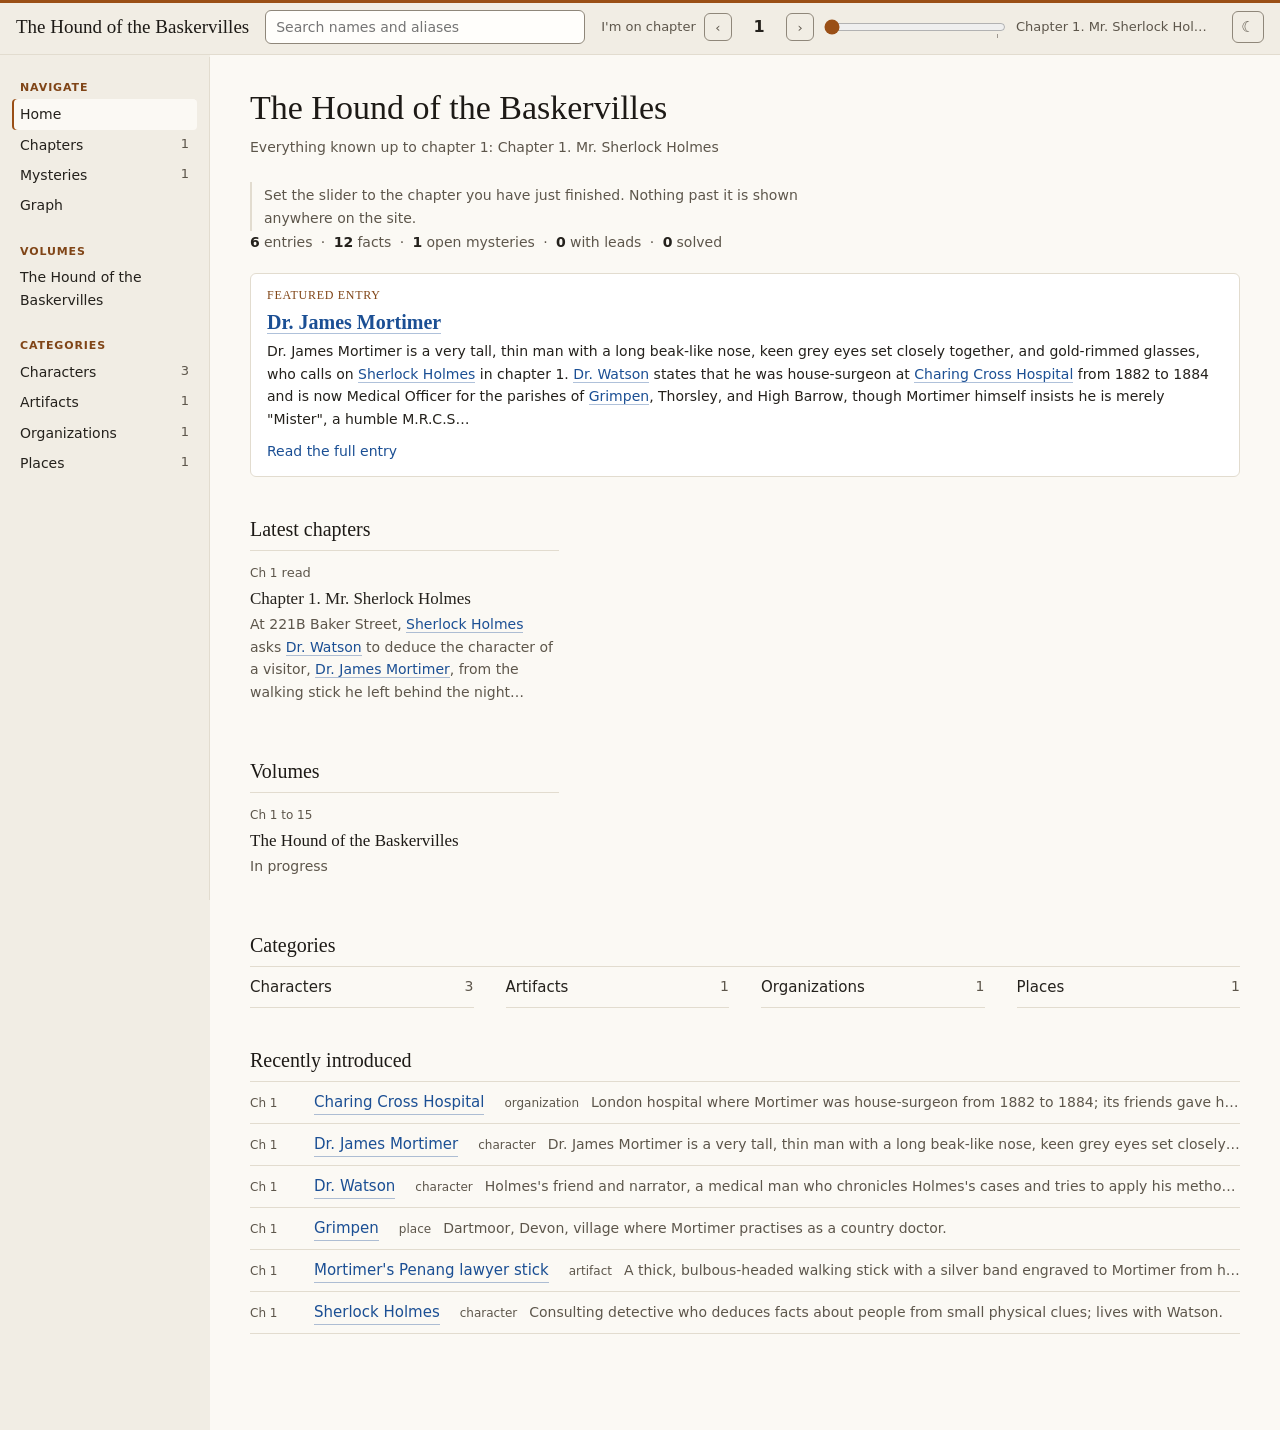
<file: index.html>
<!doctype html>
<html lang="en" data-theme="light">
<head>
<meta charset="utf-8">
<meta name="viewport" content="width=device-width, initial-scale=1">
<title>Wiki</title>
<link rel="icon" href="data:image/svg+xml,%3Csvg xmlns=%22http://www.w3.org/2000/svg%22 viewBox=%220 0 16 16%22%3E%3Ctext y=%2213%22 font-size=%2214%22%3E%E2%9C%A6%3C/text%3E%3C/svg%3E">
<script>
(function () {
  var t = null;
  try { t = localStorage.getItem('wiki-theme'); } catch (e) {}
  if (t !== 'light' && t !== 'dark') t = matchMedia('(prefers-color-scheme: dark)').matches ? 'dark' : 'light';
  document.documentElement.dataset.theme = t;
})();
</script>
<link rel="stylesheet" href="app.css?v=e4b905b2fd">
</head>
<body>
<header class="top">
  <button class="iconbtn menubtn" id="menu" aria-label="Menu">&#9776;</button>
  <a class="brand" id="brand" data-go="home">Wiki</a>
  <div class="searchwrap"><input id="q" type="search" placeholder="Search names and aliases" autocomplete="off" aria-label="Search"><div class="results" id="results" role="listbox"></div></div>
  <div class="spoiler">
    <label for="n">I'm on chapter</label>
    <button class="iconbtn step" data-step="-1" aria-label="Previous chapter">&#8249;</button>
    <b id="nlab"></b>
    <button class="iconbtn step" data-step="1" aria-label="Next chapter">&#8250;</button>
    <input type="range" id="n" min="1" max="1" value="1">
    <span class="ctitle" id="ctitle"></span>
    <button class="volbadge" id="vol" data-volend hidden></button>
  </div>
  <button class="iconbtn themebtn" id="theme" aria-label="Toggle light and dark theme"><span class="sun">&#9728;</span><span class="moon">&#9790;</span></button>
</header>
<div class="shell">
  <aside class="side" id="side"></aside>
  <main id="main"><p class="muted">Loading...</p></main>
</div>
<div class="hover" id="hover" role="tooltip"></div>
<button class="reportbtn" id="report" data-report hidden>Report a problem</button>
<div class="reportbox" id="reportbox" role="dialog" aria-label="Report a problem" hidden></div>
<script src="app.js?v=2a12892aea" data-wiki="data/wiki.json?v=81c3e20d75"></script>
</body>
</html>
</file>
<file: app.css>
:root{--heading-font:Georgia,"Times New Roman",serif;--quote-font:Georgia,"Times New Roman",serif;--body-font:system-ui,-apple-system,"Segoe UI",Roboto,sans-serif;--radius:6px;--measure:68ch}
:root[data-theme="light"]{--frame:#f1ede4;--top-bg:#f1ede4;--bg:#fbf9f4;--side-on:#fbf9f4;--card:#ffffff;--hover:#eeeae1;--field:#fffefb;--fg:#24211c;--muted:#5d564b;--heading:#1d1a16;--line:#e2dccf;--line-strong:#8f877a;--accent:#9a4f16;--accent-text:color-mix(in srgb,var(--accent) 78%,var(--fg));--link:#1b4f94;--link-line:color-mix(in srgb,var(--link) 35%,transparent);--top-rule:var(--accent);--side-label:var(--accent-text);--new-bg:color-mix(in srgb,var(--accent) 12%,transparent);--ib-head-bg:color-mix(in srgb,var(--accent) 13%,var(--card));--quote-rule:color-mix(in srgb,var(--accent) 45%,transparent);--shadow:0 6px 22px #3a2c121f;--edge-rest:.85;--g1:#2a78d6;--g2:#d4561f;--g3:#12845c;--g4:#b07400;--g5:#c8487f;--g6:#008300;--g7:#6250d6;--g8:#d63b3a;--edge:#8d8c86;--r-kin:#7b4cc0;--r-romance:#c2307a;--r-alliance:#2f8548;--r-service:#2b62c6;--r-hostility:#c1261c;--r-membership:#8f6900;--r-other:#737373;--h1:#6366f1;--h2:#0891b2;--h3:#ca8a04;--h4:#be185d;--h5:#16a34a;--h6:#9333ea;--dim:.12;--s1:#55697d;--s2:#8b6b4f;--s3:#4e7d63;--s4:#80607a;--s5:#857a45;--s6:#4d7d88;color-scheme:light}
:root[data-theme="dark"]{--link-line:color-mix(in srgb,var(--link) 30%,transparent);--edge-rest:.6;--bg:#111215;--fg:#e2e2e6;--muted:#8f909a;--line:#26272e;--card:#16171b;--line-strong:#63646c;--accent:#d09356;--link:#6ea8c9;--g1:#3987e5;--g2:#d95926;--g3:#199e70;--g4:#c98500;--g5:#d55181;--g6:#008300;--g7:#9085e9;--g8:#e66767;--edge:#6d6e78;--r-kin:#b393ec;--r-romance:#f07ab3;--r-alliance:#6cc28f;--r-service:#7aa7f0;--r-hostility:#ee7b70;--r-membership:#d9b25a;--r-other:#a3a3a3;--h1:#818cf8;--h2:#22d3ee;--h3:#facc15;--h4:#f472b6;--h5:#4ade80;--h6:#c084fc;--dim:.14;--s1:#8fa3b8;--s2:#c4a07f;--s3:#86b398;--s4:#b693ad;--s5:#bdb07a;--s6:#82b3be;color-scheme:dark}
:root{--heading:var(--fg);--hover:color-mix(in srgb,var(--fg) 6%,transparent);--shadow:0 6px 24px #00000026;--frame:var(--bg);--top-bg:var(--bg);--top-rule:transparent;--side-on:var(--hover);--side-label:var(--muted);--field:transparent;--accent-text:var(--accent);--new-bg:transparent;--ib-head-bg:transparent;--quote-rule:var(--line)}
*{box-sizing:border-box}
html,body{margin:0}
body{font:15px/1.6 var(--body-font);color:var(--fg);background:linear-gradient(90deg,var(--frame) 50%,var(--bg) 50%);min-height:100vh}
a{color:var(--link);text-decoration:none;cursor:pointer}
a:hover{text-decoration:underline;text-underline-offset:3px}
button{font:inherit;color:inherit}
:focus-visible{outline:2px solid var(--link);outline-offset:2px}
h1,h2,h3,h4{line-height:1.25;color:var(--heading);font-weight:600}
h1,h2,h3,.brand,.infobox h3,.hover h4,.gcard .gcn,.ccard h3{font-family:var(--heading-font);font-weight:normal}
h1{font-size:34px;margin:0}
h2{font-size:20px;margin:40px 0 8px}
h3{font-size:16px}
.muted{color:var(--muted)}
.ent{color:var(--link);cursor:pointer;border-bottom:1px solid var(--link-line)}
.ent:hover{border-bottom-color:var(--link);text-decoration:none}

.top{display:flex;flex-wrap:wrap;gap:10px 16px;align-items:center;padding:10px 16px;background:var(--top-bg);box-shadow:inset 0 3px var(--top-rule);border-bottom:1px solid var(--line);position:sticky;top:0;z-index:20}
.brand{font-size:19px;white-space:nowrap;color:var(--heading)}
.brand:hover{text-decoration:none}
.iconbtn{border:1px solid var(--line-strong);background:transparent;border-radius:var(--radius);cursor:pointer;min-width:32px;height:32px;padding:0 8px;line-height:1;color:var(--muted)}
.iconbtn:hover{color:var(--fg);border-color:var(--muted)}
.menubtn{display:none}
.themebtn .sun{display:none}
:root[data-theme="dark"] .themebtn .sun{display:inline}
:root[data-theme="dark"] .themebtn .moon{display:none}
.searchwrap{position:relative;flex:1 1 200px;max-width:320px}
.searchwrap input{width:100%;font:inherit;font-size:14px;padding:5px 10px;border:1px solid var(--line-strong);background:var(--field);color:var(--fg);border-radius:var(--radius)}
.searchwrap input:focus{outline:none;border-color:var(--accent)}
.results{position:absolute;top:calc(100% + 4px);left:0;right:0;background:var(--card);border:1px solid var(--line);border-radius:var(--radius);box-shadow:var(--shadow);z-index:30;max-height:min(480px,70vh);overflow:auto;display:none}
.results.open{display:block}
.results [role=option],.results .muted{padding:6px 12px;display:flex;justify-content:space-between;gap:8px}
.results [role=option]{cursor:pointer}
.results [role=option]:hover,.results [role=option].sel{background:var(--hover)}
.results small{color:var(--muted)}
.results [role=option]>small{flex:none;white-space:nowrap}
.results .rgroup+.rgroup{border-top:1px solid var(--line)}
.results .rhead{display:flex;justify-content:space-between;padding:8px 12px 2px;font-size:11px;font-weight:600;letter-spacing:.08em;text-transform:uppercase;color:var(--muted)}
.results .rhead span{font-weight:normal;letter-spacing:0;font-variant-numeric:tabular-nums}
.spoiler{display:flex;align-items:center;gap:8px;flex:1 1 360px;font-size:13px}
.spoiler label{white-space:nowrap;color:var(--muted)}
.spoiler input[type=range]{flex:1;min-width:80px;accent-color:var(--accent)}
.spoiler b{font-variant-numeric:tabular-nums;min-width:2.4em;text-align:center;font-size:16px;font-weight:600;color:var(--fg)}
.spoiler .step{min-width:28px;height:28px;padding:0}
.spoiler .ctitle{color:var(--muted);white-space:nowrap;overflow:hidden;text-overflow:ellipsis;max-width:200px}
.searchwrap input:focus-visible{outline:2px solid var(--link);outline-offset:2px;border-color:var(--link)}

.shell{display:flex;max-width:1320px;margin:0 auto}
.side{width:210px;flex:none;padding:16px 12px;font-size:14px;border-right:1px solid var(--line);align-self:flex-start;position:sticky;top:57px;min-height:calc(100vh - 57px);max-height:calc(100vh - 57px);overflow:auto}
.side h4{margin:24px 8px 4px;text-transform:uppercase;font-size:11px;letter-spacing:.08em;color:var(--side-label);font-weight:600}
.side h4:first-child{margin-top:8px}
.side a{display:flex;justify-content:space-between;gap:8px;padding:4px 8px;border-radius:4px;color:var(--fg)}
.side a:hover{background:var(--hover);text-decoration:none}
.side a.on{background:var(--side-on);box-shadow:inset 2px 0 var(--accent)}
.side a span{color:var(--muted);font-variant-numeric:tabular-nums;font-size:13px}
main{flex:1;min-width:0;padding:32px 40px 96px;background:var(--bg)}

.subtitle{color:var(--muted);font-size:14px;margin:6px 0 24px}
.gback{margin-left:10px;white-space:nowrap}
.crumbs{font-size:13px;margin-bottom:8px;color:var(--muted)}
.crumbs a{color:var(--muted)}
.badge{display:inline;font-size:12px;color:var(--muted);margin-left:8px;white-space:nowrap}
.badge.belief{font-style:italic}
.badge.erased{text-decoration:line-through}
.badge.aside{font-style:italic;white-space:normal}
.chip{font-size:12px;color:var(--muted);font-variant-numeric:tabular-nums;white-space:nowrap}
.note{border-left:2px solid var(--line);padding:2px 0 2px 12px;color:var(--muted);font-size:14px;margin:16px 0;max-width:var(--measure)}

.stats{color:var(--muted);font-size:14px;margin:-16px 0 8px}
.stat{display:inline}
.stat b{font-weight:600;color:var(--fg);margin-right:.3em;font-variant-numeric:tabular-nums}
.stat+.stat::before{content:"\00b7";margin:0 .6em}
.cats{display:grid;grid-template-columns:repeat(auto-fill,minmax(200px,1fr));gap:0 32px;border-top:1px solid var(--line)}
.cat{display:flex;justify-content:space-between;padding:8px 0;border-bottom:1px solid var(--line);color:var(--fg)}
.cat:hover{text-decoration:none;color:var(--link)}
.cat span{color:var(--muted);font-variant-numeric:tabular-nums;font-size:14px}
.list{list-style:none;padding:0;margin:0;border-top:1px solid var(--line)}
.list li{padding:8px 0;border-bottom:1px solid var(--line);display:flex;gap:12px;align-items:baseline;min-width:0}
.list .ch{font-variant-numeric:tabular-nums;color:var(--muted);font-size:12px;min-width:52px;flex:none}
.list .sum{color:var(--muted);font-size:14px;overflow:hidden;text-overflow:ellipsis;white-space:nowrap;flex:1;min-width:0}
.list .quote{flex:1;min-width:0}
.list .quote blockquote{margin:0}
.ctools{display:flex;flex-wrap:wrap;align-items:center;gap:8px 28px;margin:0 0 12px}
.ctools .pills{margin:0}
.az{display:flex;flex-wrap:wrap;gap:2px;font-size:13px}
.az a,.az span{min-width:22px;height:24px;display:inline-grid;place-items:center;border-radius:4px}
.az a:hover{background:var(--hover);text-decoration:none}
.az span{color:var(--line-strong)}
.ctable{overflow-x:auto;border-top:1px solid var(--line)}
.ctable table{width:100%;border-collapse:collapse;font-size:14px}
.ctable th,.ctable td{padding:7px 10px;border-bottom:1px solid var(--line);text-align:left;vertical-align:baseline}
.ctable :is(th,td):first-child{padding-left:0}
.ctable :is(th,td):last-child{padding-right:0}
.ctable thead th{font-size:12px;font-weight:600;letter-spacing:.02em;white-space:nowrap}
.ctable thead a{color:var(--muted)}
.ctable thead a:hover,.ctable thead [aria-sort] a{color:var(--fg);text-decoration:none}
.ctable .sortmark{margin-left:4px}
.ctable tbody th{font-weight:normal;min-width:160px}
.ctable tbody tr:hover{background:var(--hover)}
.ctable .num{text-align:right;font-variant-numeric:tabular-nums;white-space:nowrap}
.ctable .al{display:block;font-size:12px;color:var(--muted)}
tr[id^="az-"]{scroll-margin-top:72px}

.portal{display:grid;grid-template-columns:repeat(auto-fit,minmax(300px,1fr));gap:16px;margin:20px 0 8px}
.panel{background:var(--card);border:1px solid var(--line);border-radius:var(--radius);padding:14px 16px;font-size:14px}
.panel h3{margin:0 0 8px;font-size:12px;letter-spacing:.06em;text-transform:uppercase;color:var(--side-label)}
.panel h4{margin:0 0 6px;font:600 20px var(--heading-font)}
.panel p{margin:0 0 10px}
.plist{list-style:none;margin:0 0 10px;padding:0}
.plist li{display:flex;gap:10px;justify-content:space-between;align-items:baseline;padding:6px 0;border-top:1px solid var(--line)}
.plist li:first-child{border-top:0}
.plist .chip{flex:none}
.cards{display:grid;grid-template-columns:repeat(auto-fill,minmax(260px,1fr));gap:0 32px}
.ccard{display:block;border-top:1px solid var(--line);padding:12px 0 16px;color:var(--fg);font-size:13px}
a.ccard:hover{text-decoration:none}
a.ccard:hover h3{color:var(--link)}
.ccard h3{margin:4px 0;font-size:17px}
.ccard h3 a{color:var(--fg)}
.ccard p{margin:0;font-size:14px;color:var(--muted);display:-webkit-box;-webkit-line-clamp:4;-webkit-box-orient:vertical;overflow:hidden}
.ccard.full p{display:block;-webkit-line-clamp:unset}

.entity{display:grid;grid-template-columns:minmax(0,var(--measure)) 300px;justify-content:space-between;gap:0 48px;grid-template-areas:"head ib" "lede ib" "tabs ib" "body ib"}
.entity .ehead{grid-area:head}
.entity .lede{grid-area:lede;font-size:16px;line-height:1.65}
.entity .lede p{margin:0 0 8px}
.entity .tabs{grid-area:tabs}
.entity .ebody{grid-area:body;min-width:0}
.entity .infobox{grid-area:ib;align-self:start;position:sticky;top:81px}
.asof{font-size:13px;color:var(--muted)}
.toc{display:flex;flex-wrap:wrap;margin:-16px 0 24px;font-size:13px;line-height:1.7}
.toc a{color:var(--muted)}
.toc a:hover{color:var(--link)}
.toc a:not(:last-child)::after{content:"\00b7";display:inline-block;margin:0 .55em;color:var(--muted)}
[id^="sec-"]{scroll-margin-top:72px}
[id^="sec-"]:focus{outline:none}
.infobox{border:1px solid var(--line);border-top:2px solid var(--accent);background:var(--card);border-radius:var(--radius)}
.infobox h3{margin:0;padding:14px 16px 12px;text-align:center;font-size:18px;color:var(--heading);border-bottom:1px solid var(--line);background:var(--ib-head-bg);border-radius:calc(var(--radius) - 2px) calc(var(--radius) - 2px) 0 0}
.infobox table{width:100%;border-collapse:collapse;font-size:13px;line-height:1.5}
.infobox th{text-align:left;padding:8px 8px 8px 16px;width:38%;vertical-align:top;color:var(--muted);font-weight:normal}
.infobox td{padding:8px 16px 8px 8px;vertical-align:top;overflow-wrap:anywhere}
.infobox tr+tr{border-top:1px solid var(--line)}
.prev{font-size:12px;color:var(--muted)}
.tabs{display:flex;gap:24px;margin:32px 0 0;flex-wrap:wrap;border-bottom:1px solid var(--line)}
.tabs a{font-size:14px;padding:8px 0;margin-bottom:-1px;color:var(--muted);border-bottom:2px solid transparent}
.tabs a:hover{text-decoration:none;color:var(--fg)}
.tabs a.on{color:var(--fg);border-bottom-color:var(--accent)}
.pills{display:flex;gap:4px 20px;margin:16px 0;flex-wrap:wrap;font-size:14px}
.pills a{color:var(--muted)}
.pills a:hover{color:var(--fg);text-decoration:none}
.pills a.on{color:var(--fg);text-decoration:underline;text-decoration-color:var(--accent);text-decoration-thickness:2px;text-underline-offset:6px}

.chgroup{border-bottom:1px solid var(--line);padding:16px 0 12px;margin:0}
.chgroup h4{margin:0 0 6px;display:flex;gap:10px;align-items:baseline;font-size:13px;color:var(--muted);font-weight:normal}
.chgroup h4 a{color:var(--muted)}
.chgroup h4 a:hover{color:var(--link)}
.fact{padding:3px 0}
.disc{display:inline-flex;align-items:center;gap:6px;border:0;background:none;margin:0 0 0 2px;padding:1px 6px;border-radius:4px;font-size:13px;line-height:1.5;color:var(--link);cursor:pointer;white-space:nowrap;vertical-align:baseline}
.disc::before{content:"";flex:none;width:5px;height:5px;border-right:1.5px solid currentColor;border-bottom:1.5px solid currentColor;transform:translateY(-1px) rotate(-45deg);transition:transform .15s}
.disc[aria-expanded="true"]::before{transform:translateY(-2px) rotate(45deg)}
.disc:hover{background:var(--hover)}
.disc[aria-expanded="true"] .ifshut,.disc[aria-expanded="false"] .ifopen{display:none}
.discbody{margin:2px 0 8px}
.discbody[hidden]{display:none}
h2 .disc{font:inherit;color:inherit;margin:0 0 0 -6px;padding:2px 6px;gap:10px}
h2 .disc::before{width:7px;height:7px;border-width:2px;color:var(--muted)}
@media (prefers-reduced-motion:reduce){.disc::before{transition:none}}
blockquote{margin:8px 0 8px 16px;padding:0 0 0 12px;border-left:2px solid var(--quote-rule);color:color-mix(in srgb,var(--fg) 80%,var(--muted));font-style:italic;font-family:var(--quote-font);font-size:15px}
.qmeta{margin-left:16px;font-size:13px;color:var(--muted)}
.rel .rt{color:var(--muted);font-style:italic}
.section{margin-top:8px}
.section h3{font-size:16px;margin:24px 0 8px}
.obs{padding:4px 0}
.prose p{margin:0 0 12px;max-width:var(--measure)}

.myst{border-bottom:1px solid var(--line);padding:18px 0 20px;margin:0;max-width:var(--measure)}
.mstate{font-size:13px;color:var(--muted);margin-bottom:8px}
.mlbl{font-size:12px;letter-spacing:.03em;color:var(--muted);margin-bottom:2px}
.mlbl .chip{font-size:inherit}
.mq .qq{font-family:var(--quote-font);font-size:18px;line-height:1.35;color:var(--heading)}
.mq blockquote{margin:6px 0 0;font-size:14px}
.mq .qmeta{margin:6px 0 0}
.mans{margin:16px 0 0 12px;padding:8px 14px 10px;border-left:2px solid var(--accent);background:color-mix(in srgb,var(--accent) 6%,transparent);border-radius:0 var(--radius) var(--radius) 0}
.mans .mlbl{color:var(--accent-text);font-weight:600}
.mans .mlbl .chip{color:inherit}
.mans blockquote{margin:6px 0 0;font-size:14px}
.mans .discbody .prose p{margin:4px 0 0}
.myst.dropped .mans{border-left-color:var(--muted);background:color-mix(in srgb,var(--muted) 6%,transparent)}
.myst.dropped .mans .mlbl{color:var(--muted)}
.mlead{margin:12px 0 0 12px;padding-left:14px;border-left:1px solid var(--line);font-size:14px}
.mlead blockquote{margin:4px 0 0}
.more{display:block;margin:24px 0;padding:6px 14px;border:1px solid var(--line-strong);background:transparent;border-radius:var(--radius);cursor:pointer;color:var(--muted)}
.more:hover{color:var(--fg);border-color:var(--muted)}

.volbadge{flex:none;font:inherit;font-size:12px;line-height:1.3;color:var(--muted);background:transparent;border:1px solid var(--line);border-radius:999px;padding:2px 9px;cursor:pointer;white-space:nowrap;max-width:240px;overflow:hidden;text-overflow:ellipsis}
.volbadge:hover{border-color:var(--line-strong);color:var(--fg)}
.volbadge.end{color:var(--accent-text);border-color:var(--accent);background:var(--new-bg);cursor:default;font-weight:600}
.reportbtn{position:fixed;right:18px;bottom:18px;z-index:35;font:inherit;font-size:13px;color:var(--fg);background:var(--card);border:1px solid var(--line-strong);border-radius:999px;padding:7px 14px;box-shadow:var(--shadow);cursor:pointer}
.reportbtn:hover{border-color:var(--accent)}
.reportbox{position:fixed;right:18px;bottom:62px;z-index:36;width:min(380px,calc(100vw - 32px));background:var(--card);border:1px solid var(--line);border-radius:var(--radius);box-shadow:var(--shadow);padding:12px 14px}
.reportbox h4{margin:0 0 2px}
.reportbox textarea{display:block;width:100%;box-sizing:border-box;margin:10px 0;font:inherit;color:var(--fg);background:var(--field);border:1px solid var(--line-strong);border-radius:var(--radius);padding:8px;resize:vertical}
.reportbox textarea:focus{outline:none;border-color:var(--accent)}
.reportrow{display:flex;align-items:center;gap:8px}
.reportrow .muted{flex:1;font-size:12px}
.reportrow button{font:inherit;font-size:13px;color:var(--fg);background:transparent;border:1px solid var(--line-strong);border-radius:var(--radius);padding:4px 12px;cursor:pointer}
.reportrow button.primary{background:var(--accent);border-color:var(--accent);color:var(--card)}
[hidden]{display:none!important}
.hover{position:fixed;z-index:40;width:320px;max-height:calc(100vh - 16px);overflow:hidden;background:var(--card);border:1px solid var(--line);border-radius:var(--radius);box-shadow:var(--shadow);padding:12px 14px;display:none;font-size:13px;pointer-events:none}
.hover.show{display:block}
.hover h4{margin:0 0 2px;font-size:16px}
.hover p{margin:6px 0 0}

@media (max-width:860px){
  .top{padding:8px 16px;gap:8px}
  .menubtn{display:inline-block;order:0}
  .brand{order:1;flex:1;font-size:17px;overflow:hidden;text-overflow:ellipsis}
  .themebtn{order:2}
  .searchwrap{order:3;flex-basis:100%;max-width:none}
  .spoiler{order:4;flex-basis:100%}
  .spoiler .ctitle{display:none}
  .volbadge{max-width:130px}
  .side{display:none;position:fixed;top:0;left:0;bottom:0;max-height:none;z-index:50;background:var(--bg);width:260px;box-shadow:var(--shadow)}
  body.menu-open .side{display:block}
  body{background:var(--bg)}
  main{padding:16px 16px 80px}
  h1{font-size:28px}
  .entity{grid-template-columns:minmax(0,1fr);grid-template-areas:"head" "ib" "lede" "tabs" "body"}
  .entity .infobox{position:static;margin:12px 0 16px}
  .hover{display:none!important}
  .list .sum{white-space:normal;display:-webkit-box;-webkit-line-clamp:2;-webkit-box-orient:vertical}
  .list li{flex-wrap:wrap}
  .ctable tbody th,.ctable thead th:first-child{position:sticky;left:0;z-index:1;background:var(--bg)}
  .ctable tbody th{min-width:140px;max-width:180px}
  tr[id^="az-"],[id^="sec-"]{scroll-margin-top:150px}
  .gchips{flex-wrap:nowrap;overflow-x:auto;scrollbar-width:none;margin:6px -16px;padding:0 16px}
  .gchips a{flex:none}
  .gctl{margin:4px 0}
  svg.graph{height:62vh}
}

.gctl{display:flex;flex-wrap:wrap;gap:8px 16px;align-items:center;margin:8px 0}
.gctl .searchwrap{flex:1 1 220px}
.gopt{font-size:13px;color:var(--muted);display:flex;gap:6px;align-items:center;cursor:pointer}
.gopt input{accent-color:var(--accent)}
.gchips{margin:8px 0}
.gchips a{display:inline-flex;align-items:center;gap:6px;color:var(--muted)}
.gchips a.on{color:var(--fg);text-decoration:none}
.gchips a:hover{color:var(--fg)}
.gchips a:not(.on) .dot{opacity:.35}
.dot{width:10px;height:10px;border-radius:50%;display:inline-block}
.graphwrap{position:relative;border:1px solid var(--line);border-radius:var(--radius);background:var(--card);overflow:hidden}
svg.graph{display:block;width:100%;height:clamp(360px,68vh,820px);touch-action:none;user-select:none;-webkit-user-select:none;cursor:grab;font-family:var(--body-font)}
svg.graph:active{cursor:grabbing}
.gzoom{position:absolute;right:10px;top:10px;display:flex;flex-direction:column;gap:6px}
.gzoom .iconbtn{width:34px;height:34px}
.glegend{font-size:12px;margin-top:8px}
.ficon{display:block;width:14px;height:14px;margin:auto;fill:none;stroke:currentColor;stroke-width:1.6;stroke-linecap:round;stroke-linejoin:round}
.gstage{display:flex;flex-direction:column}
.gpanel{display:contents}
.gfilters{order:0;min-width:0}
.gdraw{order:1;min-width:0}
.gpanel .glegend{order:2}
.gempty{padding:48px 24px;text-align:center}
@media (min-width:1180px){
  .gstage.drawn{display:grid;grid-template-columns:minmax(0,1fr) 270px;gap:16px;align-items:start}
  .gstage.drawn .gdraw{grid-column:1;grid-row:1}
  .gstage.drawn .gpanel{grid-column:2;grid-row:1;display:flex;flex-direction:column;max-height:clamp(360px,68vh,820px);overflow-y:auto;overscroll-behavior:contain;padding-right:4px}
  .gstage.drawn .gpanel .glegend{margin-top:auto;padding-top:12px}
  .gstage.drawn .gq-lab{flex-basis:100%}
  .gstage.drawn .gq-sep{display:none}
}
body.gfull{height:100vh;height:100dvh;overflow:hidden;display:flex;flex-direction:column}
body.gfull .side{display:none}
body.gfull .shell{flex:1;min-height:0;width:100%;max-width:none;margin:0}
body.gfull main{display:flex;min-height:0;padding:0}
body.gfull main>:not(.gstage){display:none}
body.gfull .gstage{flex:1;min-width:0;height:100%;display:grid;grid-template-columns:minmax(0,1fr) 300px;gap:0;align-items:stretch}
body.gfull .gcard{max-height:calc(100% - 20px);overflow-y:auto}
body.gfull .gstage .gdraw{grid-column:1;grid-row:1;height:100%;min-height:0}
body.gfull .graphwrap{height:100%;border:0;border-radius:0;display:flex;flex-direction:column}
body.gfull .graphwrap svg.graph{flex:1;height:auto;min-height:0}
body.gfull .gstage .gpanel{grid-column:2;grid-row:1;display:flex;flex-direction:column;max-height:none;min-height:0;overflow-y:auto;padding:12px 14px;border-left:1px solid var(--line);background:var(--bg)}
body.gfull .gpanel .gq-lab{flex-basis:100%}
body.gfull .gpanel .gq-sep{display:none}
@media (max-width:860px){
  body.gfull .gstage{grid-template-columns:minmax(0,1fr);grid-template-rows:auto minmax(0,1fr)}
  body.gfull .gstage .gpanel{display:contents}
  body.gfull .gfilters{grid-row:1;max-height:34vh;overflow-y:auto;padding:4px 16px;border-bottom:1px solid var(--line)}
  body.gfull .gstage .gdraw{grid-row:2}
  body.gfull .gpanel .glegend{display:none}
}
svg.graph .edge path{fill:none;stroke:var(--edge);stroke-width:2;stroke-linecap:round}
svg.graph .edge.aside path{stroke-dasharray:2 3}
svg.graph .edge.belief path{stroke-dasharray:5 4}
svg.graph text{font-size:11px;fill:var(--fg);paint-order:stroke;stroke:var(--card);stroke-width:3px;stroke-linejoin:round;pointer-events:none}
svg.graph:not(.ego) text{text-anchor:middle}
svg.graph .gnode{cursor:pointer}
svg.graph .gnode circle{stroke:var(--card);stroke-width:2}
svg.graph .gnode:hover circle{stroke:var(--fg)}
svg.graph .gnode.focus circle{stroke:var(--fg);stroke-width:3}
svg.graph .gnode.focus text{font-weight:700}
#graph{--k:1}
#graph path.edge{fill:none;stroke-linecap:round;opacity:.75;vector-effect:non-scaling-stroke;transition:opacity .2s}
#graph path.edge.aside{stroke-dasharray:2 4}
#graph path.edge.belief{stroke-dasharray:5 4}
#graph path.edge.erased{stroke-dasharray:8 5;opacity:.55}
#graph .gnode,#graph .gbubble{cursor:pointer;outline:none;transition:opacity .2s}
#graph .gnode circle{vector-effect:non-scaling-stroke}
#graph .gnode:hover circle,#graph .gnode:focus-visible circle,#graph .gbubble:hover circle,#graph .gbubble:focus-visible circle{stroke:var(--fg);stroke-width:3}
#graph .gbubble circle{fill:var(--hover);stroke:var(--muted);stroke-width:1.4;stroke-dasharray:3 3;vector-effect:non-scaling-stroke}
#graph .ini{font-weight:650;fill:var(--muted);stroke:none;dominant-baseline:central;letter-spacing:-.02em}
#graph .gbubble .ini{fill:var(--fg)}
#graph .lbl{font-size:calc(12px / var(--k));stroke:var(--card);stroke-width:calc(3.5px / var(--k));dominant-baseline:hanging;transition:opacity .2s}
#graph .lbl.big{font-weight:700;font-size:calc(13.5px / var(--k))}
#graph .gnode.dead{opacity:.5}
#graph .lbl.dead{fill:var(--muted)}
#graph .lbl .dagger{fill:var(--muted)}
#graph .gnode.ghost circle:not(.hit):not(.ring){fill:var(--card);stroke:var(--muted);stroke-dasharray:3 2}
#graph .lbl.ghost{fill:var(--muted);font-style:italic}
#graph path.edge.same{stroke-dasharray:6 4;opacity:.9}
#graph .lbl.hide{opacity:0}
#graph.hl .gnode:not(.on),#graph.hl .gbubble:not(.on),#graph.hl path.edge:not(.on){opacity:var(--dim)}
#graph.hl .lbl:not(.on){opacity:0}
#graph.hl .lbl.on{opacity:1}
#graph.hl path.edge.on{opacity:1}
#graph .enter{animation:genter .35s ease-out}
@keyframes genter{from{opacity:0}}
#graph .leaving{pointer-events:none;animation:gleave .4s ease-in forwards}
@keyframes gleave{to{opacity:0}}
@media (prefers-reduced-motion:reduce){#graph .enter{animation:none}#graph .leaving{display:none}}
#graph.orbit .gnode circle.hit,#graph.orbit .gbubble circle.hit{r:min(calc(22px / var(--k)),var(--near));fill:transparent;stroke:none}
#graph.orbit .gnode circle:not(.hit){fill:color-mix(in srgb,var(--fg) 42%,var(--card));stroke:var(--card);stroke-width:1.5}
#graph.orbit .gnode.focus circle:not(.hit){fill:var(--fg);stroke:var(--card);stroke-width:2}
#graph.orbit .gnode:hover circle:not(.hit),#graph.orbit .gnode:focus-visible circle:not(.hit),#graph.orbit .gbubble:hover circle:not(.hit),#graph.orbit .gbubble:focus-visible circle:not(.hit){stroke:var(--accent);stroke-width:2}
#graph.orbit path.edge{stroke-width:1.25px;opacity:var(--edge-rest);transition:opacity .12s}
#graph.orbit .gnode,#graph.orbit .gbubble,#graph.orbit .lbl,#graph.orbit .band{transition:opacity .12s}
#graph.orbit .lbl{font-size:calc(12.5px / var(--k));font-weight:500;dominant-baseline:central;stroke:var(--card);stroke-width:calc(3px / var(--k))}
#graph.orbit .lbl.big{font-size:calc(13.5px / var(--k));font-weight:600}
#graph.orbit .band path{fill:none;stroke:var(--h);stroke-opacity:.1;stroke-linecap:round}
#graph .band text{font-size:calc(10.5px / var(--k));font-weight:600;letter-spacing:.06em;text-transform:uppercase;fill:var(--h);fill-opacity:.75;stroke-width:calc(3px / var(--k))}
#graph.whole .lbl.hide{display:none}
.gpanel .gcard{position:static;width:auto;margin:12px 0;box-shadow:none}
#graph.whole .gnode circle:not(.hit):not(.ring){r:calc(var(--r) * 1px / var(--k))}
#graph.whole .gnode circle.ring{r:calc((var(--r) + 4) * 1px / var(--k))}
#graph.whole path.edge{stroke-width:1px;opacity:calc(var(--edge-rest) * .8)}
#graph.whole .gnode:not(.focus) circle:not(.hit):not(.ring){stroke-width:1}
#graph.orbit.hl .band{opacity:var(--dim)}
#graph.orbit.hl .lbl:not(.on){opacity:.15}
#graph.orbit.hl path.edge.on{opacity:.9}
#graph.orbit path.edge.new{stroke-width:2.6px}
#graph.orbit:not(.hl) path.edge.new{opacity:.75}
#graph path.edge.new{opacity:.95}
#graph.graph .gnode circle.ring{fill:none;stroke:var(--accent);stroke-width:2;vector-effect:non-scaling-stroke}
.newtag{font-size:10.5px;font-weight:600;letter-spacing:.04em;text-transform:uppercase;color:var(--accent-text);background:var(--new-bg);border:1px solid color-mix(in srgb,var(--accent) 45%,transparent);border-radius:3px;padding:0 4px;margin-left:6px;vertical-align:1px;white-space:nowrap}
.gnew{margin:4px 0 0;font-size:13px;color:var(--muted)}
.gnew .newtag{margin:0 4px 0 0}
span.dead{white-space:nowrap}
span.dead a{color:var(--muted);border-bottom-color:var(--line)}
.dagger{color:var(--muted)}
.gtabs{display:flex;gap:8px;flex-wrap:wrap;margin:6px 0 4px}
.gtabs .gwhole{margin-left:auto}
.swatch{width:14px;height:3px;border-radius:0;display:inline-block}
.gcard{position:absolute;left:10px;bottom:10px;width:min(320px,calc(100% - 20px));background:var(--card);border:1px solid var(--line);border-radius:var(--radius);box-shadow:var(--shadow);padding:10px 12px;font-size:13px}
.gcard .gct{color:var(--muted);font-size:12px}
.gcard .gcn{font-size:15px;font-family:var(--heading-font)}
.gcard p{margin:4px 0 0;color:var(--muted)}
.gcard p.gaka{font-style:italic}
.gcard ul{margin:6px 0 0;padding-left:18px;color:var(--muted)}
.gcard .gca{display:flex;gap:14px;margin-top:8px;font-weight:600}
.gmorebtns{position:absolute;right:10px;bottom:10px;display:flex;gap:8px}
.gmorebtn{border:1px solid var(--line-strong);background:var(--card);color:var(--fg);border-radius:var(--radius);padding:6px 14px;font:inherit;font-size:13px;cursor:pointer}
.gmorebtn:hover{border-color:var(--accent)}
@media (max-width:860px){
  .gcard{position:static;width:auto;border:0;border-top:1px solid var(--line);border-radius:0;box-shadow:none;backdrop-filter:none}
  .gmorebtns{left:10px;right:auto;top:10px;bottom:auto}
}
.egobox{border-top:1px solid var(--line);margin:24px 0 0;padding-top:4px}
.egobox h3{margin:16px 0 4px}
svg.graph.ego{height:auto;max-width:100%;touch-action:auto;cursor:default;margin:12px 0 4px;overflow:visible}
svg.ego .gnode{outline:none;transition:opacity .15s}
svg.ego .spoke{fill:none;stroke-width:1.6;stroke-linecap:round;opacity:.7}
svg.ego .spoke.aside{stroke-dasharray:2 3}
svg.ego .spoke.belief{stroke-dasharray:5 4}
svg.ego .hit{fill:none;stroke:transparent;stroke-width:12}
svg.ego .gnode circle{stroke:var(--bg);stroke-width:2}
svg.ego text.lbl{font-size:13px;fill:var(--fg);stroke:var(--bg);stroke-width:4px;pointer-events:auto}
svg.ego text.lbl.me{font-size:15px;font-family:var(--heading-font);pointer-events:none}
svg.ego .centre .halo{fill:none;stroke-width:1.5;opacity:.45}
svg.ego .centre circle:not(.halo){stroke:var(--bg);stroke-width:3}
svg.ego:has(.gnode:hover,.gnode:focus-visible) .gnode:not(:hover):not(:focus-visible){opacity:.3}
svg.ego .gnode:hover .spoke,svg.ego .gnode:focus-visible .spoke{opacity:1;stroke-width:2.4}
svg.ego .gnode:hover circle,svg.ego .gnode:focus-visible circle{stroke:var(--fg)}
svg.ego .gnode:focus-visible text.lbl{text-decoration:underline}
.egolegend{display:flex;flex-wrap:wrap;gap:4px 16px;align-items:center;font-size:13px;color:var(--muted);margin:0 0 8px}
.egolegend span{display:inline-flex;align-items:center;gap:6px}
.swatch.dash{background:none;height:0;border-top:2px dashed var(--muted)}
.swatch.dot{background:none;height:0;border-top:2px dotted var(--muted)}
.hover .hrels{margin:6px 0 0;padding-left:16px}
.conns{margin:4px 0 0;font-size:14px}
.conns h4{margin:12px 0 2px;font-size:13px;font-weight:600;color:var(--muted);display:flex;align-items:center;gap:8px}
.conns h4 small{font-weight:400;font-variant-numeric:tabular-nums}
.conns .swatch{width:14px;height:3px}
.clist{list-style:none;margin:0;padding:0}
.clist li{display:grid;grid-template-columns:minmax(0,1fr) auto 96px;gap:2px 14px;align-items:baseline;padding:3px 0;line-height:1.45}
.cwho{min-width:0}
.crole{color:var(--muted)}
.cwho .sus{color:var(--fg)}
.cwho small{font-size:11px;color:var(--muted)}
.csince{font-size:12px;color:var(--muted);font-variant-numeric:tabular-nums;white-space:nowrap}
.cbar{position:relative;height:10px;align-self:center}
.cbar::before{content:"";position:absolute;left:0;right:0;top:4.5px;height:1px;background:var(--line)}
.cbar b{position:absolute;right:0;top:4px;height:2px;border-radius:1px;background:var(--c)}
.cbar b.belief{height:0;background:none;border-top:2px dashed var(--c)}
.cbar i{position:absolute;top:0;width:2px;height:10px;margin-left:-1px;border-radius:1px;background:var(--c)}
.egobox .asof .disc{margin-left:8px}
@media (max-width:640px){
  .clist li{grid-template-columns:minmax(0,1fr) auto;padding:5px 0}
  .cbar{grid-column:1 / -1}
}
.gquiet{display:flex;flex-wrap:wrap;align-items:center;gap:6px 16px;margin:12px 0 4px;font-size:14px}
.gquiet a{display:inline-flex;align-items:center;gap:6px;color:var(--muted);cursor:pointer}
.gquiet a:hover{color:var(--fg);text-decoration:none}
.gquiet a.on{color:var(--fg)}
.gquiet a[data-ggt].on span{text-decoration:underline;text-decoration-color:var(--accent);text-decoration-thickness:2px;text-underline-offset:6px}
.gquiet a.part{opacity:.7}
.gquiet a[data-ggr]:not(.on) .swatch{opacity:.25}
.gquiet a[data-ggr]:not(.on){text-decoration:line-through;text-decoration-color:var(--line)}
.gquiet small{font-size:11px;color:var(--muted);font-variant-numeric:tabular-nums}
.gquiet .swatch{width:16px;height:4px;border-radius:2px}
.gq-lab{font-size:11px;text-transform:uppercase;letter-spacing:.08em;color:var(--muted)}
.gq-sep{width:1px;height:14px;background:var(--line);margin:0 4px}
.gmoref{margin:0 0 10px;font-size:13px}
.gmoref summary{cursor:pointer;color:var(--muted);font-size:12px;width:max-content}
.gmoref .gchips{font-size:13px}
.pathpick{display:flex;flex-wrap:wrap;align-items:center;gap:8px;flex:1 1 440px}
.pathpick .searchwrap{flex:1 1 200px}
.pathswap{font-size:18px;line-height:1;color:var(--muted);padding:2px 4px}
.pathswap:hover{color:var(--fg);text-decoration:none}
.pathsum{margin:4px 0 8px;font-size:15px}
.routes{list-style:none;margin:8px 0 16px;padding:0;display:grid;gap:12px}
.route{border:1px solid var(--line);border-radius:var(--radius);padding:8px 14px;background:var(--card)}
.route.best{border-color:var(--accent)}
.routehead{font-size:12px;color:var(--muted);margin-bottom:2px}
.hops{list-style:none;margin:0;padding:0}
.hop{display:flex;gap:10px;align-items:baseline}
.hop>.swatch{flex:none;width:14px;height:3px;align-self:center}
.hop .fact{flex:1;margin:0;padding:4px 0}
.hop .qmeta{margin-top:8px}
#graph.lanes1{height:280px}
#graph.lanes2{height:360px}
#graph.lanes3{height:460px}
#graph.haspath path.edge.route{stroke-width:1.6px}
#graph.haspath path.edge.path{stroke-width:2.4px}
#graph.haspath path.edge.route.new{stroke-width:2.4px}
#graph.haspath path.edge.path.new{stroke-width:3.2px}
#graph.haspath:not(.hl) path.edge.route{opacity:.6}
#graph.haspath:not(.hl) path.edge.path{opacity:1}
#graph.haspath .gnode.path:not(.focus) circle:not(.hit):not(.ring){fill:color-mix(in srgb,var(--fg) 72%,var(--card))}

.spick{display:flex;flex-wrap:wrap;gap:6px;align-items:center;margin:0 0 14px}
.schip{display:inline-flex;align-items:center;border:1px solid var(--line);border-radius:999px;font-size:13px;line-height:1.5;background:var(--card)}
.schip::before{content:"";width:8px;height:8px;border-radius:50%;background:var(--c);margin-left:9px}
.schip a{padding:2px 2px 2px 6px;color:var(--fg)}
.schip button{border:0;background:none;cursor:pointer;color:var(--muted);padding:0 9px 0 5px;font-size:15px;line-height:1}
.schip button:hover{color:var(--fg)}
.schip.on{border-color:var(--accent);background:color-mix(in srgb,var(--accent) 12%,var(--card))}
.schip.on::before{background:var(--accent)}
.spick .searchwrap{flex:0 1 190px}
.linkbtn{border:0;background:none;color:var(--link);cursor:pointer;font-size:13px;padding:0}
.storywrap{position:relative;border:1px solid var(--line);border-radius:var(--radius);background:var(--card)}
.sscroll{overflow-x:auto;overflow-y:hidden;cursor:grab;overscroll-behavior-x:contain}
.sscroll:active{cursor:grabbing}
svg.story{display:block;font-family:var(--body-font);user-select:none;-webkit-user-select:none}
svg.story.hl{cursor:pointer}
svg.story .sline{transition:opacity .2s}
svg.story .sbase{fill:none;stroke:var(--c);stroke-width:1.2;opacity:.45}
svg.story .son{fill:none;stroke:var(--c);stroke-width:2.6;stroke-linecap:round}
svg.story .sstart{fill:var(--c)}
svg.story .sdeath path{stroke:var(--g8);stroke-width:2.2;stroke-linecap:round}
svg.story .slbl text{font-size:11px;fill:var(--muted);paint-order:stroke;stroke:var(--card);stroke-width:3px;stroke-linejoin:round}
svg.story .slbl.send text{fill:var(--fg)}
svg.story .slbl.sname text{font-style:italic}
svg.story .slbl:hover text{fill:var(--link);text-decoration:underline}
svg.story .sgroup{fill:var(--fg);fill-opacity:.05}
svg.story .sgroup.mine{fill:var(--accent);fill-opacity:.13}
svg.story .sarc line{stroke:var(--line);stroke-dasharray:3 4}
svg.story .sarc text{font-size:11px;fill:var(--muted)}
svg.story .svol line{stroke:var(--muted)}
svg.story .svol text{font-size:12px;font-weight:600;fill:var(--fg)}
svg.story .stick{font-size:10.5px;fill:var(--muted);text-anchor:middle}
svg.story a:hover .stick{fill:var(--link)}
svg.story.hasfocus .sline{opacity:.28}
svg.story.hasfocus .sline.near{opacity:.85}
svg.story .sline.focus{opacity:1}
svg.story .sline.focus .son,svg.story .sline.focus .sbase{stroke:var(--accent)}
svg.story .sline.focus .son{stroke-width:4}
svg.story .sline.focus .sbase{stroke-width:2;opacity:.7}
svg.story .sline.focus .sstart{fill:var(--accent)}
svg.story .sline.focus .slbl text{fill:var(--fg);font-weight:700}
svg.story.hl .sline:not(.on){opacity:.22}
svg.story.hl .sline.on{opacity:1}
svg.story .sline.on .son{stroke-width:3.6}
.szoom{position:absolute;right:10px;top:10px;display:flex;gap:6px}
.szoom .iconbtn{background:var(--card)}
.stip{position:absolute;z-index:5;pointer-events:none;background:var(--card);border:1px solid var(--line);border-radius:var(--radius);box-shadow:var(--shadow);padding:6px 10px;font-size:13px;line-height:1.4;max-width:240px;display:none}
.stip.show{display:block}
.fties{margin:0 0 18px;font-size:13px}
.fties h4{margin:0 0 4px;font-size:12px;color:var(--muted);font-weight:normal;text-transform:uppercase;letter-spacing:.06em}
.fties ul{list-style:none;margin:0;padding:0;columns:2 340px;column-gap:32px}
.fties li{break-inside:avoid;padding:2px 0;line-height:1.45}
.fties .swatch{margin-right:8px;vertical-align:middle}
.fties .rt{color:var(--muted);font-style:italic}
.fgrid,.lgrid{display:grid;grid-template-columns:repeat(auto-fill,minmax(280px,1fr));gap:20px 32px;align-items:start}
.lgrid{grid-template-columns:repeat(auto-fill,minmax(320px,1fr))}
.fcard,.lcard{border-top:3px solid var(--c,var(--line));padding:10px 0 4px;font-size:13px;min-width:0}
.fcard.on,.lcard.on{grid-column:1/-1;background:color-mix(in srgb,var(--accent) 6%,transparent);padding:10px 12px 8px;border-radius:0 0 var(--radius) var(--radius)}
.fcard h3,.lcard h3{margin:0 0 6px;font-size:17px}
.fcard h3 a,.lcard h3 a{color:var(--fg)}
.fcard h3 small,.lcard h3 small{font-family:var(--body-font);font-size:12px;color:var(--muted)}
.flist{list-style:none;margin:0;padding:0}
.fcard.on .flist{columns:3 260px;column-gap:32px}
.flist li{break-inside:avoid;padding:3px 0;line-height:1.4;border-bottom:1px solid var(--line)}
.frole{color:var(--muted);font-style:italic}
.flead .frole{color:var(--fg);font-style:normal;font-weight:600}
.falso{display:block;color:var(--muted);font-size:12px}
.falso a{color:var(--muted);text-decoration:underline;text-decoration-color:var(--line)}
.fopen{display:inline-block;margin-top:6px;font-size:12px}
.fcard .disc{margin-top:4px}
.lend{font-size:11px;color:var(--muted);text-transform:uppercase;letter-spacing:.06em;margin:2px 0}
.lrungs{list-style:none;margin:0;padding:0 0 0 12px;border-left:2px solid color-mix(in srgb,var(--c) 40%,var(--line))}
.lrung{display:grid;grid-template-columns:86px minmax(0,1fr);gap:10px;padding:7px 0;border-bottom:1px solid var(--line)}
.lrung:last-child{border-bottom:0}
.lrank{font-size:12px;color:var(--muted);font-variant-numeric:tabular-nums;padding-top:2px}
.lstep+.lstep{margin-top:8px;padding-top:8px;border-top:1px dashed var(--line)}
.lname{font-size:14px}
.laka{color:var(--muted);font-size:12px}
.lsum{margin:3px 0 0;color:var(--muted);display:-webkit-box;-webkit-line-clamp:3;-webkit-box-orient:vertical;overflow:hidden}
.lcard.on .lsum{display:block}
.lpow{margin-top:3px;font-size:12px;color:var(--muted)}
.lholders{list-style:none;margin:5px 0 0;padding:0}
.lholders li{padding:1px 0}
.lholders li::before{content:"";display:inline-block;width:6px;height:6px;border-radius:50%;background:var(--g1);margin-right:7px;vertical-align:middle}
.lprev{display:block;margin-left:13px;color:var(--muted);font-size:12px}
.lholders li.lpast a{color:var(--muted);border-bottom-color:var(--line)}
.lholders li.lpast::before{opacity:.5}
.lgap{padding:4px 0;color:var(--muted);font-size:12px;font-style:italic;border-bottom:1px solid var(--line)}
.lstages{list-style:none;margin:4px 0 0;padding:0;display:flex;flex-wrap:wrap;gap:4px}
.lstages li{font-size:12px;padding:1px 7px;border:1px solid var(--line);border-radius:10px}
.lunknown{margin:6px 0 0;color:var(--muted)}
@media (max-width:640px){.fgrid,.lgrid{grid-template-columns:minmax(0,1fr)}.lrung{grid-template-columns:minmax(0,1fr);gap:2px}.fties ul{columns:1}}
.mlegend{display:flex;flex-wrap:wrap;gap:6px 16px;margin:10px 0 8px;font-size:13px;color:var(--muted)}
.mlegend .swatch{width:11px;height:11px;border-radius:2px;margin-right:6px;vertical-align:-1px}
.mlegend .mnewkey{background:none;box-shadow:inset 0 0 0 2px var(--accent)}
.mwrap{position:relative;border:1px solid var(--line);border-radius:var(--radius);background:var(--card)}
.mscroll{overflow-x:auto;overscroll-behavior-x:contain;padding:8px 12px 12px 0}
.matrix{display:grid;grid-template-columns:136px repeat(var(--n),minmax(13px,1fr));grid-template-rows:120px;min-width:calc(136px + var(--n) * 13px);font-size:11.5px;line-height:1.15}
.mrow,.mcol{white-space:nowrap;overflow:hidden;text-overflow:ellipsis;color:var(--muted)}
.mrow{grid-column:1;position:sticky;left:0;z-index:2;background:var(--card);text-align:right;padding:0 6px 0 12px;align-self:center}
.mcol{grid-row:1;writing-mode:vertical-rl;transform:rotate(180deg);padding:0 0 6px;justify-self:center}
.mrow a,.mcol a{color:var(--fg)}
.mrow.on a,.mcol.on a{color:var(--link);font-weight:600}
.mcol a{text-decoration:none}
.mrow.new a,.mcol.new a{color:var(--accent-text);font-weight:600}
.mdiag{aspect-ratio:1;margin:1px;border-radius:2px;background:var(--line);opacity:.5}
.mcell{display:block;margin:1px;border-radius:2px;position:relative}
.mcell.new{box-shadow:0 0 0 2px var(--accent);z-index:1}
.mcell:hover{box-shadow:0 0 0 2px var(--fg);z-index:1}
.mhl{display:none;pointer-events:none;background:color-mix(in srgb,var(--accent) 12%,transparent)}
.matrix.hl .mhl{display:block}
#mtip{max-width:320px}
#mtip .hrels{margin:4px 0;padding-left:16px}
#mtip .swatch{width:11px;height:11px;border-radius:2px;margin-right:6px;vertical-align:-1px}
.famlist{display:grid;gap:22px}
.famcard{border-top:3px solid var(--r-kin);padding:10px 0 4px;min-width:0}
.famcard h3{margin:0 0 8px;font-size:17px}
.famcard h3 small{font-family:var(--body-font);font-size:12px;color:var(--muted)}
.fscroll{overflow-x:auto;overscroll-behavior-x:contain;max-width:100%}
svg.family{display:block;font-size:12.5px}
svg.family rect{fill:var(--card);stroke:var(--line);stroke-width:1.2}
svg.family .fnode:hover rect,svg.family .fnode:focus rect{stroke:var(--accent)}
svg.family .fnode text{fill:var(--link);text-anchor:middle}
svg.family .fnode.dead text{fill:var(--muted)}
svg.family .fnode.new rect{stroke:var(--accent);stroke-width:2}
svg.family .dagger{fill:var(--muted)}
svg.family .ftie{fill:none;stroke:var(--r-kin);stroke-width:1.6}
svg.family .ftie.spouse{stroke-width:3.5}
svg.family .ftie.sibling,svg.family .ftie.kin{stroke:var(--muted)}
svg.family .ftie.kin,svg.family .ftie.implied{stroke-dasharray:5 4}
svg.family .ftie.new{stroke:var(--accent)}
.places>.ptree{columns:2 340px;column-gap:40px;padding:0;border:0}
.places>.ptree>.pnode{break-inside:avoid;padding:6px 0 10px}
.ptree{list-style:none;margin:2px 0 0;padding:0 0 0 16px;border-left:1px solid var(--line)}
.pnode{padding:3px 0}
.phead{font-weight:600}
.phead small{font-weight:400;font-size:12px;color:var(--muted);margin-left:4px}
.pres{list-style:none;margin:2px 0 4px;padding:0 0 0 10px;font-size:13px;line-height:1.45}
.prole{color:var(--muted)}
.pnode .disc{margin:2px 0 0 10px;font-size:13px}
.checks .checkrow{display:flex;gap:12px;justify-content:space-between;align-items:center}
.checkbtns{display:flex;gap:6px;flex:none}
.checkbtns button{font:inherit;font-size:12px;color:var(--fg);background:transparent;border:1px solid var(--line-strong);border-radius:var(--radius);padding:3px 10px;cursor:pointer}
.checkbtns button:hover{border-color:var(--accent)}
</file>
